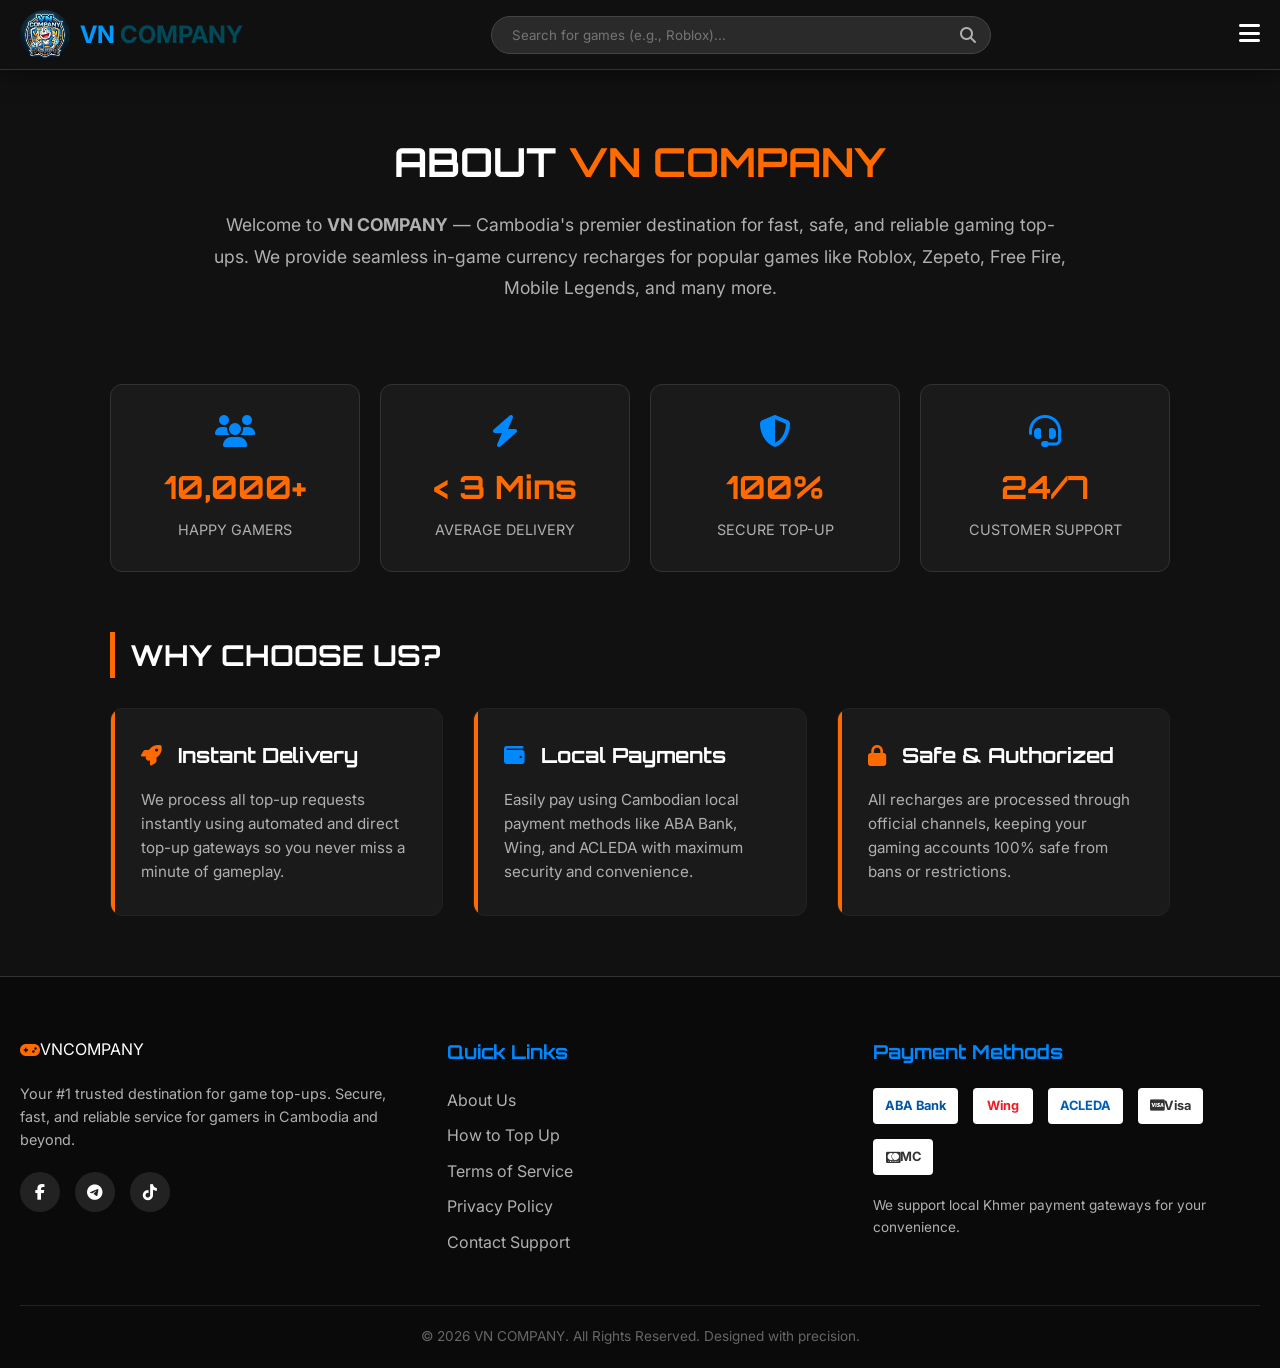
<file: about.html>
<!DOCTYPE html>
<html lang="en">
<head>
    <meta charset="UTF-8">
    <meta name="viewport" content="width=device-width, initial-scale=1.0">
    <title>About Us - VN COMPANY</title>
    <link rel="icon" type="image/png" href="image/vn_company_logo.svg">
    <meta name="description" content="Buy game credits instantly with secure payment and best prices.">
    <link rel="preconnect" href="https://fonts.googleapis.com">
    <link rel="preconnect" href="https://fonts.gstatic.com" crossorigin>
    <link href="https://fonts.googleapis.com/css2?family=Inter:wght@400;500;600&family=Orbitron:wght@500;700;900&display=swap" rel="stylesheet">
    
    <link rel="stylesheet" href="https://cdnjs.cloudflare.com/ajax/libs/font-awesome/6.4.0/css/all.min.css">
    <link rel="stylesheet" href="styleHome.css">

    <style>
        /* Extra styles specifically for About Us section */
        .about-hero {
            text-align: center;
            padding: 60px 20px 40px;
            max-width: 900px;
            margin: 0 auto;
        }

        .about-hero h1 {
            font-family: var(--font-tech);
            font-size: 2.5rem;
            color: var(--text-main);
            margin-bottom: 15px;
            text-transform: uppercase;
        }

        .about-hero h1 span {
            color: var(--accent-orange);
        }

        .about-hero p {
            color: var(--text-muted);
            font-size: 1.1rem;
            line-height: 1.8;
        }

        .stats-grid {
            display: grid;
            grid-template-columns: repeat(auto-fit, minmax(200px, 1fr));
            gap: 20px;
            max-width: 1100px;
            margin: 40px auto;
            padding: 0 20px;
        }

        .stat-card {
            background: var(--card-bg);
            border: 1px solid #333;
            border-radius: 12px;
            padding: 30px 20px;
            text-align: center;
            transition: var(--transition);
        }

        .stat-card:hover {
            border-color: var(--accent-blue);
            transform: translateY(-5px);
        }

        .stat-card i {
            font-size: 2rem;
            color: var(--accent-blue);
            margin-bottom: 15px;
        }

        .stat-card .number {
            font-family: var(--font-tech);
            font-size: 2rem;
            font-weight: bold;
            color: var(--accent-orange);
            margin-bottom: 5px;
        }

        .stat-card .label {
            color: var(--text-muted);
            font-size: 0.9rem;
            text-transform: uppercase;
        }

        .features-section {
            max-width: 1100px;
            margin: 60px auto;
            padding: 0 20px;
        }

        .features-grid {
            display: grid;
            grid-template-columns: repeat(auto-fit, minmax(300px, 1fr));
            gap: 30px;
            margin-top: 30px;
        }

        .feature-box {
            background: var(--card-bg);
            border: 1px solid #222;
            padding: 30px;
            border-radius: 12px;
            position: relative;
            overflow: hidden;
        }

        .feature-box::before {
            content: '';
            position: absolute;
            top: 0;
            left: 0;
            width: 4px;
            height: 100%;
            background: var(--accent-orange);
        }

        .feature-box h3 {
            font-family: var(--font-tech);
            font-size: 1.3rem;
            margin-bottom: 15px;
            color: var(--text-main);
        }

        .feature-box p {
            color: var(--text-muted);
            font-size: 0.95rem;
            line-height: 1.6;
        }

        @media (max-width: 768px) {
            .about-hero h1 {
                font-size: 1.8rem;
            }
        }
    </style>
</head>
<body>

    <!-- Header -->
    <header>
        <div class="logo">
            <a href="index.html" style="display: inline-flex; align-items: center; gap: 10px; text-decoration: none;">
                <img src="image/vn_company_logo.svg" alt="VN COMPANY Logo" style="width: 50px; height: auto; border-radius: 50%; object-fit: contain;">
                <span style="color: #0099ff; font-weight: bold; font-size: 1.5rem; line-height: 1;">VN <span style="color: #004a58;">COMPANY</span></span>
            </a>
        </div>

        <!-- Desktop Search -->
        <div class="search-container">
            <input type="text" id="searchInput" class="search-input" placeholder="Search for games (e.g., Roblox)...">
            <i class="fa-solid fa-magnifying-glass search-icon"></i>
        </div>

        <div class="nav-actions">
            <i class="fa-solid fa-magnifying-glass mobile-search-trigger" id="mobileSearchBtn" style="display:none;"></i>
            <div class="hamburger" id="hamburgerBtn">
                <i class="fa-solid fa-bars"></i>
            </div>
        </div>
    </header>

    <!-- Mobile Menu -->
    <div class="mobile-menu" id="mobileMenu">
        <a href="index.html">Home</a>
        <a href="index.html#games">All Games</a>
        <a href="https://t.me/vncompany1">Channel Telegram</a>
        <a href="https://t.me/deavanna1">Support</a>
    </div>

    <main style="margin-top: 70px;">
        <!-- Hero Section -->
        <section class="about-hero">
            <h1>About <span>VN COMPANY</span></h1>
            <p>
                Welcome to <strong>VN COMPANY</strong> — Cambodia's premier destination for fast, safe, and reliable gaming top-ups. We provide seamless in-game currency recharges for popular games like Roblox, Zepeto, Free Fire, Mobile Legends, and many more.
            </p>
        </section>

        <!-- Stats Counter Section -->
        <section class="stats-grid">
            <div class="stat-card">
                <i class="fa-solid fa-users"></i>
                <div class="number">10,000+</div>
                <div class="label">Happy Gamers</div>
            </div>
            <div class="stat-card">
                <i class="fa-solid fa-bolt"></i>
                <div class="number">&lt; 3 Mins</div>
                <div class="label">Average Delivery</div>
            </div>
            <div class="stat-card">
                <i class="fa-solid fa-shield-halved"></i>
                <div class="number">100%</div>
                <div class="label">Secure Top-Up</div>
            </div>
            <div class="stat-card">
                <i class="fa-solid fa-headset"></i>
                <div class="number">24/7</div>
                <div class="label">Customer Support</div>
            </div>
        </section>

        <!-- Mission & Values -->
        <section class="features-section">
            <div class="section-header">
                <h2 class="section-title">Why Choose Us?</h2>
            </div>
            <div class="features-grid">
                <div class="feature-box">
                    <h3><i class="fa-solid fa-rocket" style="color: var(--accent-orange); margin-right: 10px;"></i> Instant Delivery</h3>
                    <p>We process all top-up requests instantly using automated and direct top-up gateways so you never miss a minute of gameplay.</p>
                </div>
                <div class="feature-box">
                    <h3><i class="fa-solid fa-wallet" style="color: var(--accent-blue); margin-right: 10px;"></i> Local Payments</h3>
                    <p>Easily pay using Cambodian local payment methods like ABA Bank, Wing, and ACLEDA with maximum security and convenience.</p>
                </div>
                <div class="feature-box">
                    <h3><i class="fa-solid fa-lock" style="color: var(--accent-orange); margin-right: 10px;"></i> Safe & Authorized</h3>
                    <p>All recharges are processed through official channels, keeping your gaming accounts 100% safe from bans or restrictions.</p>
                </div>
            </div>
        </section>
    </main>

    <!-- Footer -->
    <footer>
        <div class="footer-content">
            <div class="footer-col">
                <div class="logo" style="margin-bottom: 20px;">
                    <i class="fa-solid fa-gamepad" style="color: var(--accent-orange);"></i>
                    VN <span>COMPANY</span>
                </div>
                <p style="color: var(--text-muted); font-size: 0.9rem;">
                    Your #1 trusted destination for game top-ups. Secure, fast, and reliable service for gamers in Cambodia and beyond.
                </p>
                <div class="social-icons" style="margin-top: 20px;">
                    <a href="https://facebook.com/deavanna1" class="social-btn"><i class="fa-brands fa-facebook-f"></i></a>
                    <a href="https://t.me/deavanna1" class="social-btn"><i class="fa-brands fa-telegram"></i></a>
                    <a href="https://tiktok.com/@ismee_v1" class="social-btn"><i class="fa-brands fa-tiktok"></i></a>
                </div>
            </div>

            <div class="footer-col">
                <h3>Quick Links</h3>
                <ul class="footer-links">
                    <li><a href="about.html">About Us</a></li>
                    <li><a href="how-to-top-up.html">How to Top Up</a></li>
                    <li><a href="terms-of-service.html">Terms of Service</a></li>
                    <li><a href="privacy-policy.html">Privacy Policy</a></li>
                    <li><a href="contact-support.html">Contact Support</a></li>
                </ul>
            </div>

            <div class="footer-col">
                <h3>Payment Methods</h3>
                <div class="payment-methods">
                    <div class="payment-icon pay-aba">ABA Bank</div>
                    <div class="payment-icon pay-wing">Wing</div>
                    <div class="payment-icon pay-acleda">ACLEDA</div>
                    <div class="payment-icon"><i class="fa-brands fa-cc-visa"></i> Visa</div>
                    <div class="payment-icon"><i class="fa-brands fa-cc-mastercard"></i> MC</div>
                </div>
                <p style="margin-top: 20px; color: var(--text-muted); font-size: 0.85rem;">
                    We support local Khmer payment gateways for your convenience.
                </p>
            </div>
        </div>
        <div class="footer-bottom">
            &copy; 2026 VN COMPANY. All Rights Reserved. Designed with precision.
        </div>
    </footer>

    <!-- JavaScript -->
    <script>
        document.addEventListener('DOMContentLoaded', () => {
            const hamburgerBtn = document.getElementById('hamburgerBtn');
            const mobileMenu = document.getElementById('mobileMenu');
            
            hamburgerBtn.addEventListener('click', () => {
                mobileMenu.classList.toggle('active');
                const icon = hamburgerBtn.querySelector('i');
                if (mobileMenu.classList.contains('active')) {
                    icon.classList.remove('fa-bars');
                    icon.classList.add('fa-xmark');
                } else {
                    icon.classList.remove('fa-xmark');
                    icon.classList.add('fa-bars');
                }
            });
        });
    </script>
</body>
</html>
</file>
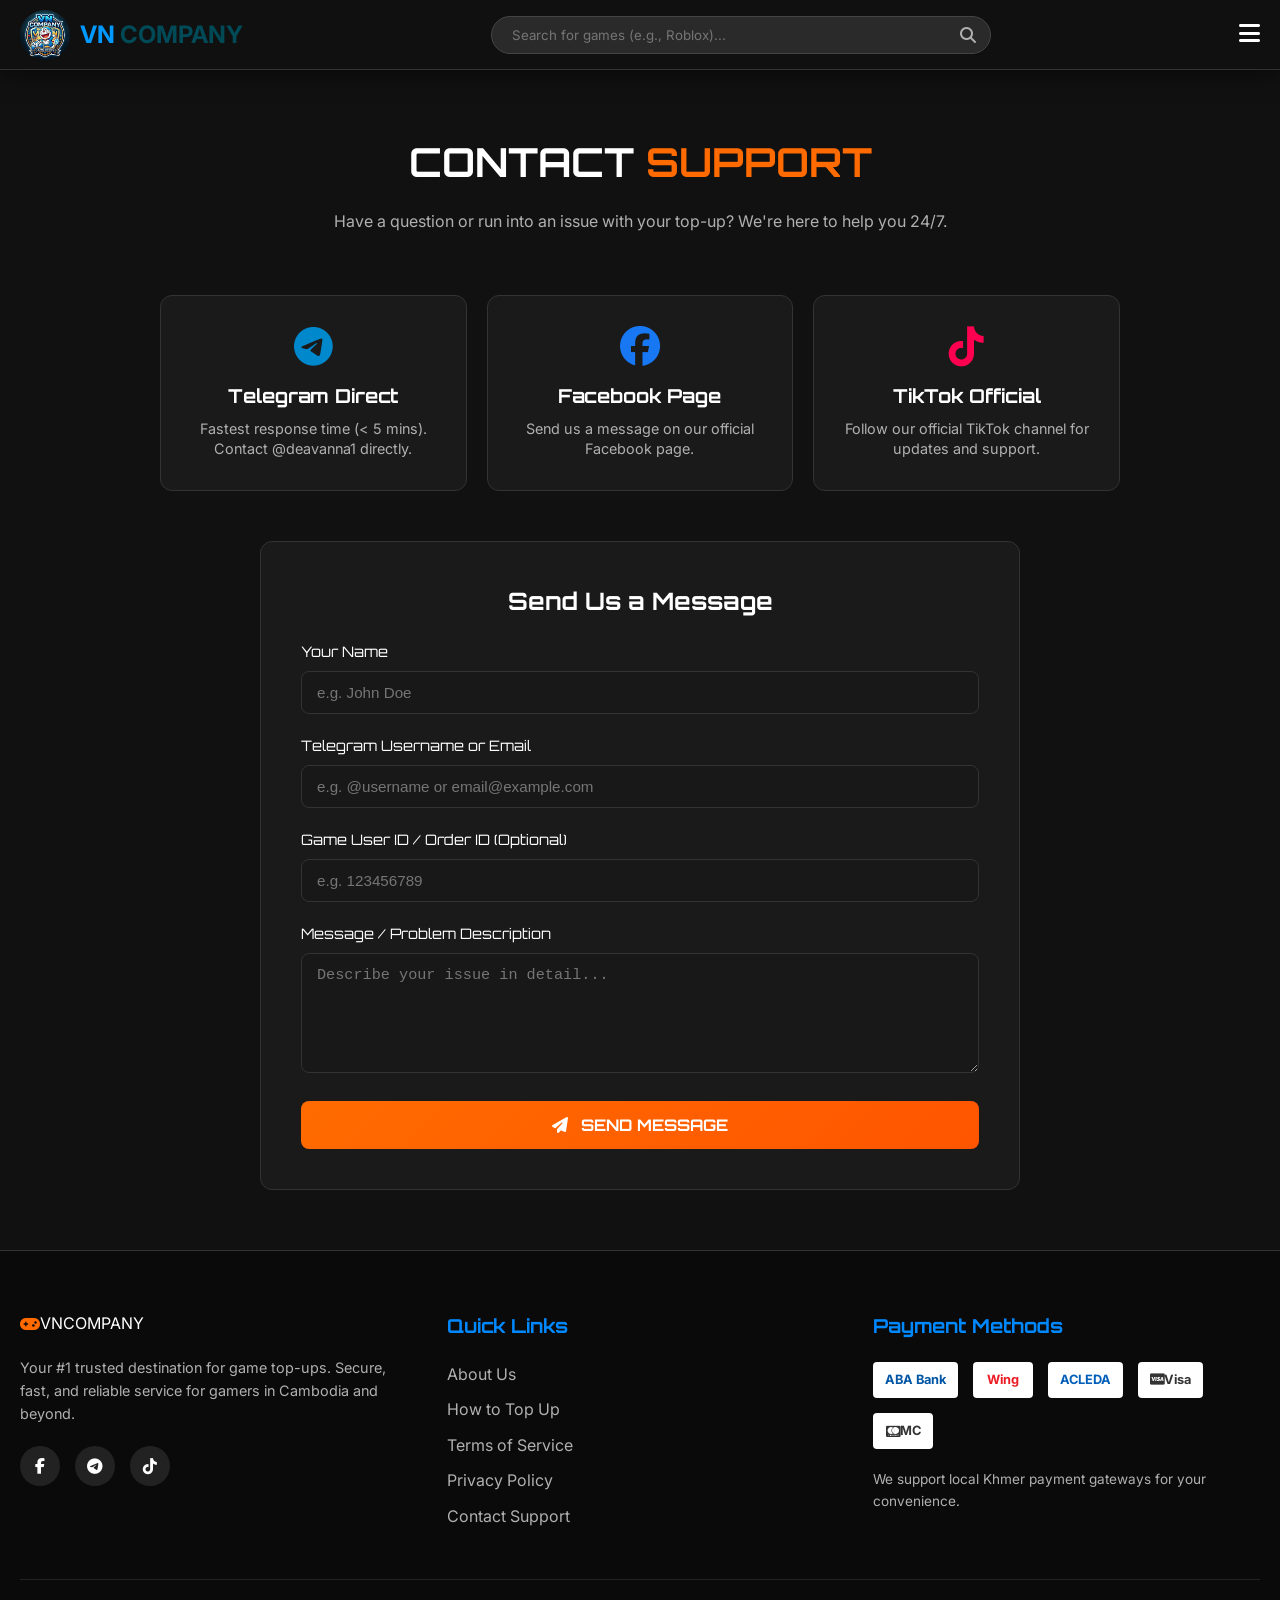
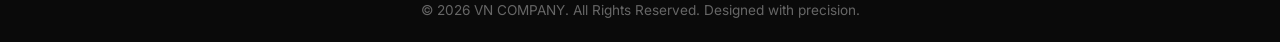
<file: contact-support.html>
<!DOCTYPE html>
<html lang="en">
<head>
    <meta charset="UTF-8">
    <meta name="viewport" content="width=device-width, initial-scale=1.0">
    <title>Contact Support - VN COMPANY</title>
    <link rel="icon" type="image/png" href="image/vn_company_logo.svg">
    <meta name="description" content="Buy game credits instantly with secure payment and best prices.">
    <link rel="preconnect" href="https://fonts.googleapis.com">
    <link rel="preconnect" href="https://fonts.gstatic.com" crossorigin>
    <link href="https://fonts.googleapis.com/css2?family=Inter:wght@400;500;600&family=Orbitron:wght@500;700;900&display=swap" rel="stylesheet">
    
    <link rel="stylesheet" href="https://cdnjs.cloudflare.com/ajax/libs/font-awesome/6.4.0/css/all.min.css">
    <link rel="stylesheet" href="styleHome.css">

    <style>
        .page-header {
            text-align: center;
            padding: 60px 20px 30px;
            max-width: 900px;
            margin: 0 auto;
        }

        .page-header h1 {
            font-family: var(--font-tech);
            font-size: 2.5rem;
            color: var(--text-main);
            margin-bottom: 15px;
            text-transform: uppercase;
        }

        .page-header h1 span {
            color: var(--accent-orange);
        }

        .page-header p {
            color: var(--text-muted);
            font-size: 1rem;
        }

        /* Support Options Grid */
        .support-channels {
            display: grid;
            grid-template-columns: repeat(auto-fit, minmax(260px, 1fr));
            gap: 20px;
            max-width: 1000px;
            margin: 30px auto 50px;
            padding: 0 20px;
        }

        .channel-card {
            background: var(--card-bg);
            border: 1px solid #333;
            border-radius: 12px;
            padding: 30px 20px;
            text-align: center;
            text-decoration: none;
            transition: var(--transition);
            display: flex;
            flex-direction: column;
            align-items: center;
        }

        .channel-card:hover {
            border-color: var(--accent-blue);
            transform: translateY(-5px);
            box-shadow: 0 10px 20px rgba(0, 153, 255, 0.15);
        }

        .channel-card i {
            font-size: 2.5rem;
            margin-bottom: 15px;
        }

        .channel-card.telegram i { color: #0088cc; }
        .channel-card.facebook i { color: #1877f2; }
        .channel-card.tiktok i { color: #ff0050; }

        .channel-card h3 {
            font-family: var(--font-tech);
            font-size: 1.2rem;
            color: var(--text-main);
            margin-bottom: 8px;
        }

        .channel-card p {
            color: var(--text-muted);
            font-size: 0.9rem;
            line-height: 1.4;
        }

        /* Form Container */
        .contact-container {
            max-width: 800px;
            margin: 0 auto 60px;
            padding: 0 20px;
        }

        .contact-card {
            background: var(--card-bg);
            border: 1px solid #333;
            border-radius: 12px;
            padding: 40px;
        }

        .contact-card h2 {
            font-family: var(--font-tech);
            color: var(--text-main);
            font-size: 1.5rem;
            margin-bottom: 20px;
            text-align: center;
        }

        .form-group {
            margin-bottom: 20px;
        }

        .form-group label {
            display: block;
            color: var(--text-main);
            font-size: 0.9rem;
            margin-bottom: 8px;
            font-family: var(--font-tech);
        }

        .form-control {
            width: 100%;
            padding: 12px 15px;
            background: #181818;
            border: 1px solid #333;
            border-radius: 8px;
            color: white;
            font-size: 0.95rem;
            outline: none;
            transition: var(--transition);
        }

        .form-control:focus {
            border-color: var(--accent-blue);
            box-shadow: 0 0 10px rgba(0, 153, 255, 0.2);
        }

        textarea.form-control {
            resize: vertical;
            min-height: 120px;
        }

        .submit-btn {
            width: 100%;
            padding: 14px;
            background: linear-gradient(135deg, var(--accent-orange) 0%, #ff5500 100%);
            border: none;
            border-radius: 8px;
            color: white;
            font-family: var(--font-tech);
            font-size: 1rem;
            font-weight: bold;
            cursor: pointer;
            transition: var(--transition);
            text-transform: uppercase;
        }

        .submit-btn:hover {
            transform: translateY(-2px);
            box-shadow: 0 5px 15px rgba(255, 102, 0, 0.3);
        }

        @media (max-width: 768px) {
            .page-header h1 {
                font-size: 1.8rem;
            }

            .contact-card {
                padding: 25px 20px;
            }
        }
    </style>
</head>
<body>

    <!-- Header -->
    <header>
        <div class="logo">
            <a href="index.html" style="display: inline-flex; align-items: center; gap: 10px; text-decoration: none;">
                <img src="image/vn_company_logo.svg" alt="VN COMPANY Logo" style="width: 50px; height: auto; border-radius: 50%; object-fit: contain;">
                <span style="color: #0099ff; font-weight: bold; font-size: 1.5rem; line-height: 1;">VN <span style="color: #004a58;">COMPANY</span></span>
            </a>
        </div>

        <!-- Desktop Search -->
        <div class="search-container">
            <input type="text" id="searchInput" class="search-input" placeholder="Search for games (e.g., Roblox)...">
            <i class="fa-solid fa-magnifying-glass search-icon"></i>
        </div>

        <div class="nav-actions">
            <i class="fa-solid fa-magnifying-glass mobile-search-trigger" id="mobileSearchBtn" style="display:none;"></i>
            <div class="hamburger" id="hamburgerBtn">
                <i class="fa-solid fa-bars"></i>
            </div>
        </div>
    </header>

    <!-- Mobile Menu -->
    <div class="mobile-menu" id="mobileMenu">
        <a href="index.html">Home</a>
        <a href="index.html#games">All Games</a>
        <a href="https://t.me/vncompany1">Channel Telegram</a>
        <a href="https://t.me/deavanna1">Support</a>
    </div>

    <main style="margin-top: 70px;">
        <!-- Header -->
        <section class="page-header">
            <h1>Contact <span>Support</span></h1>
            <p>Have a question or run into an issue with your top-up? We're here to help you 24/7.</p>
        </section>

        <!-- Direct Support Channels -->
        <section class="support-channels">
            <a href="https://t.me/deavanna1" target="_blank" class="channel-card telegram">
                <i class="fa-brands fa-telegram"></i>
                <h3>Telegram Direct</h3>
                <p>Fastest response time (< 5 mins). Contact @deavanna1 directly.</p>
            </a>

            <a href="https://facebook.com/deavanna1" target="_blank" class="channel-card facebook">
                <i class="fa-brands fa-facebook"></i>
                <h3>Facebook Page</h3>
                <p>Send us a message on our official Facebook page.</p>
            </a>

            <a href="https://tiktok.com/@ismee_v1" target="_blank" class="channel-card tiktok">
                <i class="fa-brands fa-tiktok"></i>
                <h3>TikTok Official</h3>
                <p>Follow our official TikTok channel for updates and support.</p>
            </a>
        </section>

        <!-- Contact Form -->
        <section class="contact-container">
            <div class="contact-card">
                <h2>Send Us a Message</h2>
                <form id="supportForm" onsubmit="handleFormSubmit(event)">
                    <div class="form-group">
                        <label for="fullName">Your Name</label>
                        <input type="text" id="fullName" class="form-control" placeholder="e.g. John Doe" required>
                    </div>

                    <div class="form-group">
                        <label for="contactInfo">Telegram Username or Email</label>
                        <input type="text" id="contactInfo" class="form-control" placeholder="e.g. @username or email@example.com" required>
                    </div>

                    <div class="form-group">
                        <label for="orderId">Game User ID / Order ID (Optional)</label>
                        <input type="text" id="orderId" class="form-control" placeholder="e.g. 123456789">
                    </div>

                    <div class="form-group">
                        <label for="message">Message / Problem Description</label>
                        <textarea id="message" class="form-control" placeholder="Describe your issue in detail..." required></textarea>
                    </div>

                    <button type="submit" class="submit-btn"><i class="fa-solid fa-paper-plane" style="margin-right: 8px;"></i> Send Message</button>
                </form>
            </div>
        </section>
    </main>

    <!-- Footer -->
    <footer>
        <div class="footer-content">
            <div class="footer-col">
                <div class="logo" style="margin-bottom: 20px;">
                    <i class="fa-solid fa-gamepad" style="color: var(--accent-orange);"></i>
                    VN <span>COMPANY</span>
                </div>
                <p style="color: var(--text-muted); font-size: 0.9rem;">
                    Your #1 trusted destination for game top-ups. Secure, fast, and reliable service for gamers in Cambodia and beyond.
                </p>
                <div class="social-icons" style="margin-top: 20px;">
                    <a href="https://facebook.com/deavanna1" class="social-btn"><i class="fa-brands fa-facebook-f"></i></a>
                    <a href="https://t.me/deavanna1" class="social-btn"><i class="fa-brands fa-telegram"></i></a>
                    <a href="https://tiktok.com/@ismee_v1" class="social-btn"><i class="fa-brands fa-tiktok"></i></a>
                </div>
            </div>

            <div class="footer-col">
                <h3>Quick Links</h3>
                <ul class="footer-links">
                    <li><a href="about.html">About Us</a></li>
                    <li><a href="how-to-top-up.html">How to Top Up</a></li>
                    <li><a href="terms-of-service.html">Terms of Service</a></li>
                    <li><a href="privacy-policy.html">Privacy Policy</a></li>
                    <li><a href="contact-support.html">Contact Support</a></li>
                </ul>
            </div>

            <div class="footer-col">
                <h3>Payment Methods</h3>
                <div class="payment-methods">
                    <div class="payment-icon pay-aba">ABA Bank</div>
                    <div class="payment-icon pay-wing">Wing</div>
                    <div class="payment-icon pay-acleda">ACLEDA</div>
                    <div class="payment-icon"><i class="fa-brands fa-cc-visa"></i> Visa</div>
                    <div class="payment-icon"><i class="fa-brands fa-cc-mastercard"></i> MC</div>
                </div>
                <p style="margin-top: 20px; color: var(--text-muted); font-size: 0.85rem;">
                    We support local Khmer payment gateways for your convenience.
                </p>
            </div>
        </div>
        <div class="footer-bottom">
            &copy; 2026 VN COMPANY. All Rights Reserved. Designed with precision.
        </div>
    </footer>

    <!-- JavaScript -->
    <script>
    // Mobile Menu Toggle
    document.addEventListener('DOMContentLoaded', () => {
        const hamburgerBtn = document.getElementById('hamburgerBtn');
        const mobileMenu = document.getElementById('mobileMenu');
        
        hamburgerBtn.addEventListener('click', () => {
            mobileMenu.classList.toggle('active');
            const icon = hamburgerBtn.querySelector('i');
            if (mobileMenu.classList.contains('active')) {
                icon.classList.remove('fa-bars');
                icon.classList.add('fa-xmark');
            } else {
                icon.classList.remove('fa-xmark');
                icon.classList.add('fa-bars');
            }
        });
    });

    // Telegram Bot Integration
    const TELEGRAM_BOT_TOKEN = "8423772041:AAEm0EpSsofE3oXLD530hh4iXajETWD9swA"; // Insert your Bot Token from @BotFather
    const TELEGRAM_CHAT_ID = "6953887858";     // Insert your Chat ID from @userinfobot

    async function handleFormSubmit(e) {
        e.preventDefault();

        const submitBtn = document.querySelector('.submit-btn');
        const originalBtnText = submitBtn.innerHTML;

        // Extract form values
        const fullName = document.getElementById('fullName').value.trim();
        const contactInfo = document.getElementById('contactInfo').value.trim();
        const orderId = document.getElementById('orderId').value.trim() || 'Not Provided';
        const message = document.getElementById('message').value.trim();

        // Format message with Markdown for Telegram
        const telegramMessage = `
📩 *NEW SUPPORT MESSAGE*
━━━━━━━━━━━━━━━━━━
👤 *Name:* ${fullName}
📞 *Contact:* ${contactInfo}
🆔 *Order / Game ID:* ${orderId}
💬 *Message:*
${message}
━━━━━━━━━━━━━━━━━━
🌐 *Source:* VN COMPANY Support Form
        `;

        // Update button state while sending
        submitBtn.disabled = true;
        submitBtn.innerHTML = '<i class="fa-solid fa-spinner fa-spin"></i> Sending...';

        try {
            const response = await fetch(`https://api.telegram.org/bot${TELEGRAM_BOT_TOKEN}/sendMessage`, {
                method: 'POST',
                headers: {
                    'Content-Type': 'application/json'
                },
                body: JSON.stringify({
                    chat_id: TELEGRAM_CHAT_ID,
                    text: telegramMessage,
                    parse_mode: 'Markdown'
                })
            });

            const result = await response.json();

            if (result.ok) {
                alert("✅ Message sent successfully! Our team will contact you shortly.");
                document.getElementById('supportForm').reset();
            } else {
                alert("❌ Failed to send message. Please reach out to us directly on Telegram @deavanna1.");
                console.error("Telegram API Error:", result);
            }
        } catch (error) {
            alert("❌ Network error. Please check your connection or contact @deavanna1 on Telegram.");
            console.error("Fetch Error:", error);
        } finally {
            submitBtn.disabled = false;
            submitBtn.innerHTML = originalBtnText;
        }
    }
</script>
</body>
</html>
</file>
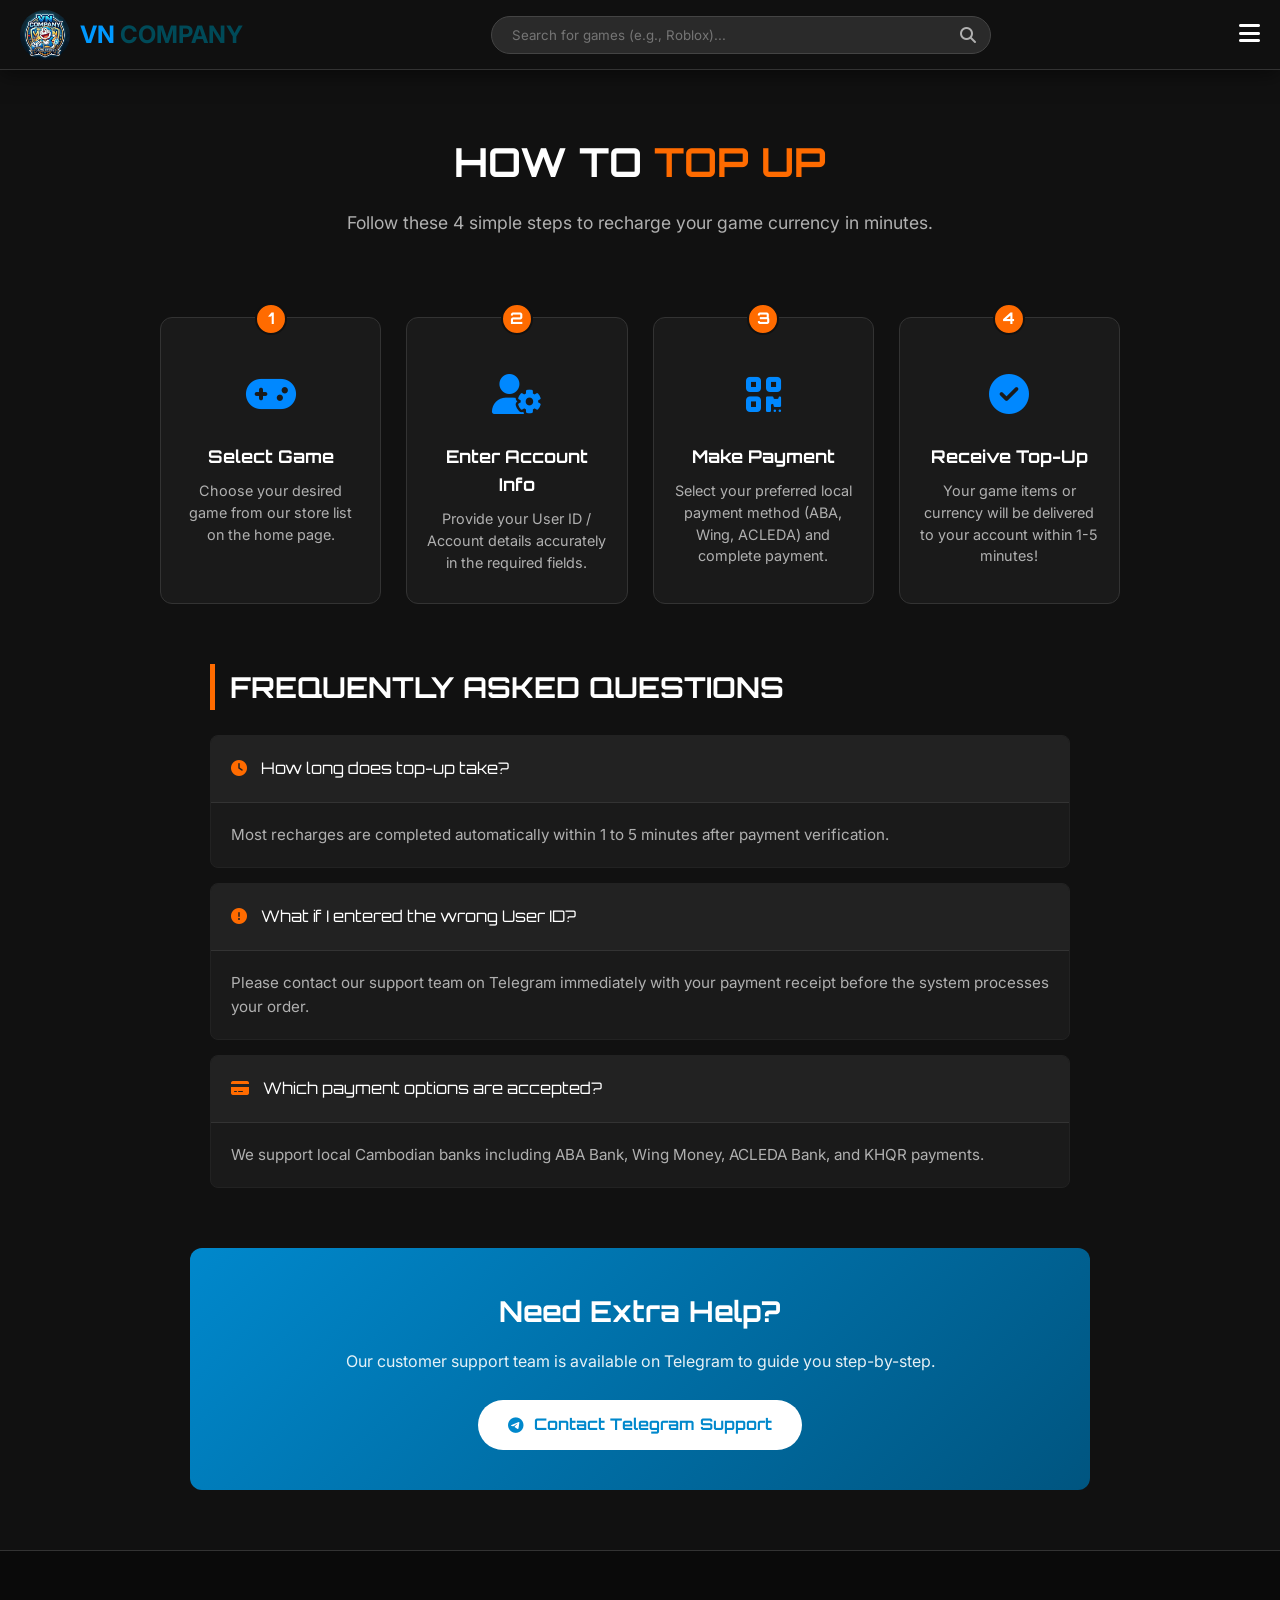
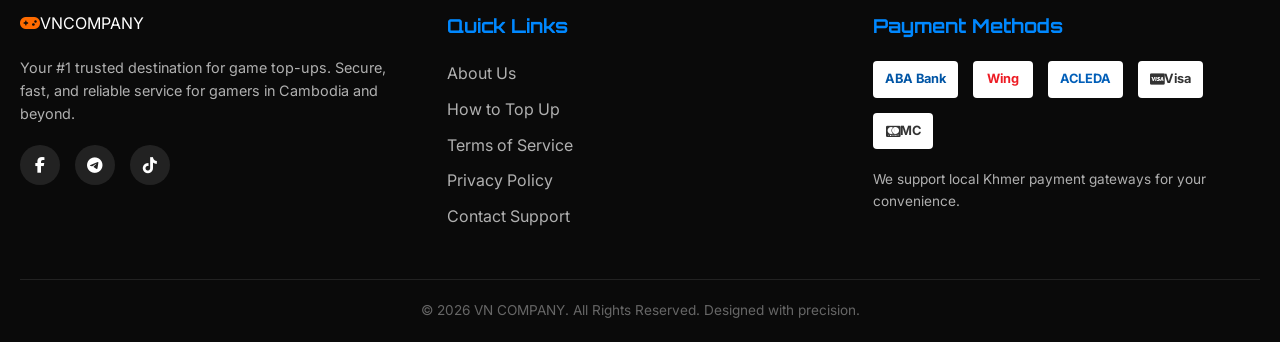
<file: how-to-top-up.html>
<!DOCTYPE html>
<html lang="en">
<head>
    <meta charset="UTF-8">
    <meta name="viewport" content="width=device-width, initial-scale=1.0">
    <title>How to Top Up - VN COMPANY</title>
    <link rel="icon" type="image/png" href="image/vn_company_logo.svg">
    <meta name="description" content="Buy game credits instantly with secure payment and best prices.">
    <link rel="preconnect" href="https://fonts.googleapis.com">
    <link rel="preconnect" href="https://fonts.gstatic.com" crossorigin>
    <link href="https://fonts.googleapis.com/css2?family=Inter:wght@400;500;600&family=Orbitron:wght@500;700;900&display=swap" rel="stylesheet">
    
    <link rel="stylesheet" href="https://cdnjs.cloudflare.com/ajax/libs/font-awesome/6.4.0/css/all.min.css">
    <link rel="stylesheet" href="styleHome.css">

    <style>
        .page-header {
            text-align: center;
            padding: 60px 20px 40px;
            max-width: 900px;
            margin: 0 auto;
        }

        .page-header h1 {
            font-family: var(--font-tech);
            font-size: 2.5rem;
            color: var(--text-main);
            margin-bottom: 15px;
            text-transform: uppercase;
        }

        .page-header h1 span {
            color: var(--accent-orange);
        }

        .page-header p {
            color: var(--text-muted);
            font-size: 1.1rem;
        }

        /* Step Timeline Styling */
        .steps-container {
            max-width: 1000px;
            margin: 40px auto 60px;
            padding: 0 20px;
            display: grid;
            grid-template-columns: repeat(auto-fit, minmax(220px, 1fr));
            gap: 25px;
        }

        .step-card {
            background: var(--card-bg);
            border: 1px solid #333;
            border-radius: 12px;
            padding: 30px 20px;
            position: relative;
            text-align: center;
            transition: var(--transition);
        }

        .step-card:hover {
            border-color: var(--accent-blue);
            transform: translateY(-5px);
            box-shadow: 0 10px 25px rgba(0, 136, 255, 0.15);
        }

        .step-number {
            position: absolute;
            top: -15px;
            left: 50%;
            transform: translateX(-50%);
            background: var(--accent-orange);
            color: white;
            font-family: var(--font-tech);
            font-weight: bold;
            width: 32px;
            height: 32px;
            border-radius: 50%;
            display: flex;
            align-items: center;
            justify-content: center;
            border: 2px solid var(--bg-color);
        }

        .step-icon {
            font-size: 2.5rem;
            color: var(--accent-blue);
            margin: 15px 0;
        }

        .step-card h3 {
            font-family: var(--font-tech);
            font-size: 1.1rem;
            margin-bottom: 10px;
            color: var(--text-main);
        }

        .step-card p {
            color: var(--text-muted);
            font-size: 0.9rem;
            line-height: 1.5;
        }

        /* FAQ Section */
        .faq-section {
            max-width: 900px;
            margin: 60px auto;
            padding: 0 20px;
        }

        .faq-item {
            background: var(--card-bg);
            border: 1px solid #222;
            border-radius: 8px;
            margin-bottom: 15px;
            overflow: hidden;
        }

        .faq-question {
            padding: 20px;
            font-family: var(--font-tech);
            font-size: 1rem;
            color: var(--text-main);
            cursor: pointer;
            display: flex;
            justify-content: space-between;
            align-items: center;
            background: #222;
        }

        .faq-answer {
            padding: 20px;
            color: var(--text-muted);
            font-size: 0.95rem;
            line-height: 1.6;
            border-top: 1px solid #333;
        }

        /* Telegram Support Box */
        .support-cta {
            background: linear-gradient(135deg, #0088cc 0%, #005580 100%);
            border-radius: 12px;
            max-width: 900px;
            margin: 60px auto;
            padding: 40px 20px;
            text-align: center;
            color: white;
        }

        .support-cta h2 {
            font-family: var(--font-tech);
            margin-bottom: 15px;
            font-size: 1.8rem;
        }

        .support-cta p {
            margin-bottom: 25px;
            font-size: 1rem;
            opacity: 0.9;
        }

        .cta-btn {
            display: inline-flex;
            align-items: center;
            gap: 10px;
            background: white;
            color: #0088cc;
            padding: 12px 30px;
            border-radius: 50px;
            font-family: var(--font-tech);
            font-weight: bold;
            text-decoration: none;
            transition: var(--transition);
        }

        .cta-btn:hover {
            transform: scale(1.05);
            box-shadow: 0 5px 20px rgba(0,0,0,0.3);
        }

        @media (max-width: 768px) {
            .page-header h1 {
                font-size: 1.8rem;
            }
        }
    </style>
</head>
<body>

    <!-- Header -->
    <header>
        <div class="logo">
            <a href="index.html" style="display: inline-flex; align-items: center; gap: 10px; text-decoration: none;">
                <img src="image/vn_company_logo.svg" alt="VN COMPANY Logo" style="width: 50px; height: auto; border-radius: 50%; object-fit: contain;">
                <span style="color: #0099ff; font-weight: bold; font-size: 1.5rem; line-height: 1;">VN <span style="color: #004a58;">COMPANY</span></span>
            </a>
        </div>

        <!-- Desktop Search -->
        <div class="search-container">
            <input type="text" id="searchInput" class="search-input" placeholder="Search for games (e.g., Roblox)...">
            <i class="fa-solid fa-magnifying-glass search-icon"></i>
        </div>

        <div class="nav-actions">
            <i class="fa-solid fa-magnifying-glass mobile-search-trigger" id="mobileSearchBtn" style="display:none;"></i>
            <div class="hamburger" id="hamburgerBtn">
                <i class="fa-solid fa-bars"></i>
            </div>
        </div>
    </header>

    <!-- Mobile Menu -->
    <div class="mobile-menu" id="mobileMenu">
        <a href="index.html">Home</a>
        <a href="index.html#games">All Games</a>
        <a href="https://t.me/vncompany1">Channel Telegram</a>
        <a href="https://t.me/deavanna1">Support</a>
    </div>

    <main style="margin-top: 70px;">
        <!-- Header -->
        <section class="page-header">
            <h1>How to <span>Top Up</span></h1>
            <p>Follow these 4 simple steps to recharge your game currency in minutes.</p>
        </section>

        <!-- Step-by-Step Cards -->
        <section class="steps-container">
            <div class="step-card">
                <div class="step-number">1</div>
                <div class="step-icon"><i class="fa-solid fa-gamepad"></i></div>
                <h3>Select Game</h3>
                <p>Choose your desired game from our store list on the home page.</p>
            </div>

            <div class="step-card">
                <div class="step-number">2</div>
                <div class="step-icon"><i class="fa-solid fa-user-gear"></i></div>
                <h3>Enter Account Info</h3>
                <p>Provide your User ID / Account details accurately in the required fields.</p>
            </div>

            <div class="step-card">
                <div class="step-number">3</div>
                <div class="step-icon"><i class="fa-solid fa-qrcode"></i></div>
                <h3>Make Payment</h3>
                <p>Select your preferred local payment method (ABA, Wing, ACLEDA) and complete payment.</p>
            </div>

            <div class="step-card">
                <div class="step-number">4</div>
                <div class="step-icon"><i class="fa-solid fa-circle-check"></i></div>
                <h3>Receive Top-Up</h3>
                <p>Your game items or currency will be delivered to your account within 1-5 minutes!</p>
            </div>
        </section>

        <!-- FAQ Section -->
        <section class="faq-section">
            <div class="section-header">
                <h2 class="section-title">Frequently Asked Questions</h2>
            </div>

            <div class="faq-item">
                <div class="faq-question">
                    <span><i class="fa-solid fa-clock" style="color: var(--accent-orange); margin-right: 10px;"></i> How long does top-up take?</span>
                </div>
                <div class="faq-answer">
                    Most recharges are completed automatically within 1 to 5 minutes after payment verification.
                </div>
            </div>

            <div class="faq-item">
                <div class="faq-question">
                    <span><i class="fa-solid fa-circle-exclamation" style="color: var(--accent-orange); margin-right: 10px;"></i> What if I entered the wrong User ID?</span>
                </div>
                <div class="faq-answer">
                    Please contact our support team on Telegram immediately with your payment receipt before the system processes your order.
                </div>
            </div>

            <div class="faq-item">
                <div class="faq-question">
                    <span><i class="fa-solid fa-credit-card" style="color: var(--accent-orange); margin-right: 10px;"></i> Which payment options are accepted?</span>
                </div>
                <div class="faq-answer">
                    We support local Cambodian banks including ABA Bank, Wing Money, ACLEDA Bank, and KHQR payments.
                </div>
            </div>
        </section>

        <!-- Contact Support Box -->
        <section class="support-cta">
            <h2>Need Extra Help?</h2>
            <p>Our customer support team is available on Telegram to guide you step-by-step.</p>
            <a href="https://t.me/deavanna1" class="cta-btn" target="_blank">
                <i class="fa-brands fa-telegram"></i> Contact Telegram Support
            </a>
        </section>
    </main>

    <!-- Footer -->
    <footer>
        <div class="footer-content">
            <div class="footer-col">
                <div class="logo" style="margin-bottom: 20px;">
                    <i class="fa-solid fa-gamepad" style="color: var(--accent-orange);"></i>
                    VN <span>COMPANY</span>
                </div>
                <p style="color: var(--text-muted); font-size: 0.9rem;">
                    Your #1 trusted destination for game top-ups. Secure, fast, and reliable service for gamers in Cambodia and beyond.
                </p>
                <div class="social-icons" style="margin-top: 20px;">
                    <a href="https://facebook.com/deavanna1" class="social-btn"><i class="fa-brands fa-facebook-f"></i></a>
                    <a href="https://t.me/deavanna1" class="social-btn"><i class="fa-brands fa-telegram"></i></a>
                    <a href="https://tiktok.com/@ismee_v1" class="social-btn"><i class="fa-brands fa-tiktok"></i></a>
                </div>
            </div>

            <div class="footer-col">
                <h3>Quick Links</h3>
                <ul class="footer-links">
                    <li><a href="about.html">About Us</a></li>
                    <li><a href="how-to-top-up.html">How to Top Up</a></li>
                    <li><a href="terms-of-service.html">Terms of Service</a></li>
                    <li><a href="privacy-policy.html">Privacy Policy</a></li>
                    <li><a href="contact-support.html">Contact Support</a></li>
                </ul>
            </div>

            <div class="footer-col">
                <h3>Payment Methods</h3>
                <div class="payment-methods">
                    <div class="payment-icon pay-aba">ABA Bank</div>
                    <div class="payment-icon pay-wing">Wing</div>
                    <div class="payment-icon pay-acleda">ACLEDA</div>
                    <div class="payment-icon"><i class="fa-brands fa-cc-visa"></i> Visa</div>
                    <div class="payment-icon"><i class="fa-brands fa-cc-mastercard"></i> MC</div>
                </div>
                <p style="margin-top: 20px; color: var(--text-muted); font-size: 0.85rem;">
                    We support local Khmer payment gateways for your convenience.
                </p>
            </div>
        </div>
        <div class="footer-bottom">
            &copy; 2026 VN COMPANY. All Rights Reserved. Designed with precision.
        </div>
    </footer>

    <!-- JavaScript -->
    <script>
        document.addEventListener('DOMContentLoaded', () => {
            const hamburgerBtn = document.getElementById('hamburgerBtn');
            const mobileMenu = document.getElementById('mobileMenu');
            
            hamburgerBtn.addEventListener('click', () => {
                mobileMenu.classList.toggle('active');
                const icon = hamburgerBtn.querySelector('i');
                if (mobileMenu.classList.contains('active')) {
                    icon.classList.remove('fa-bars');
                    icon.classList.add('fa-xmark');
                } else {
                    icon.classList.remove('fa-xmark');
                    icon.classList.add('fa-bars');
                }
            });
        });
    </script>
</body>
</html>
</file>
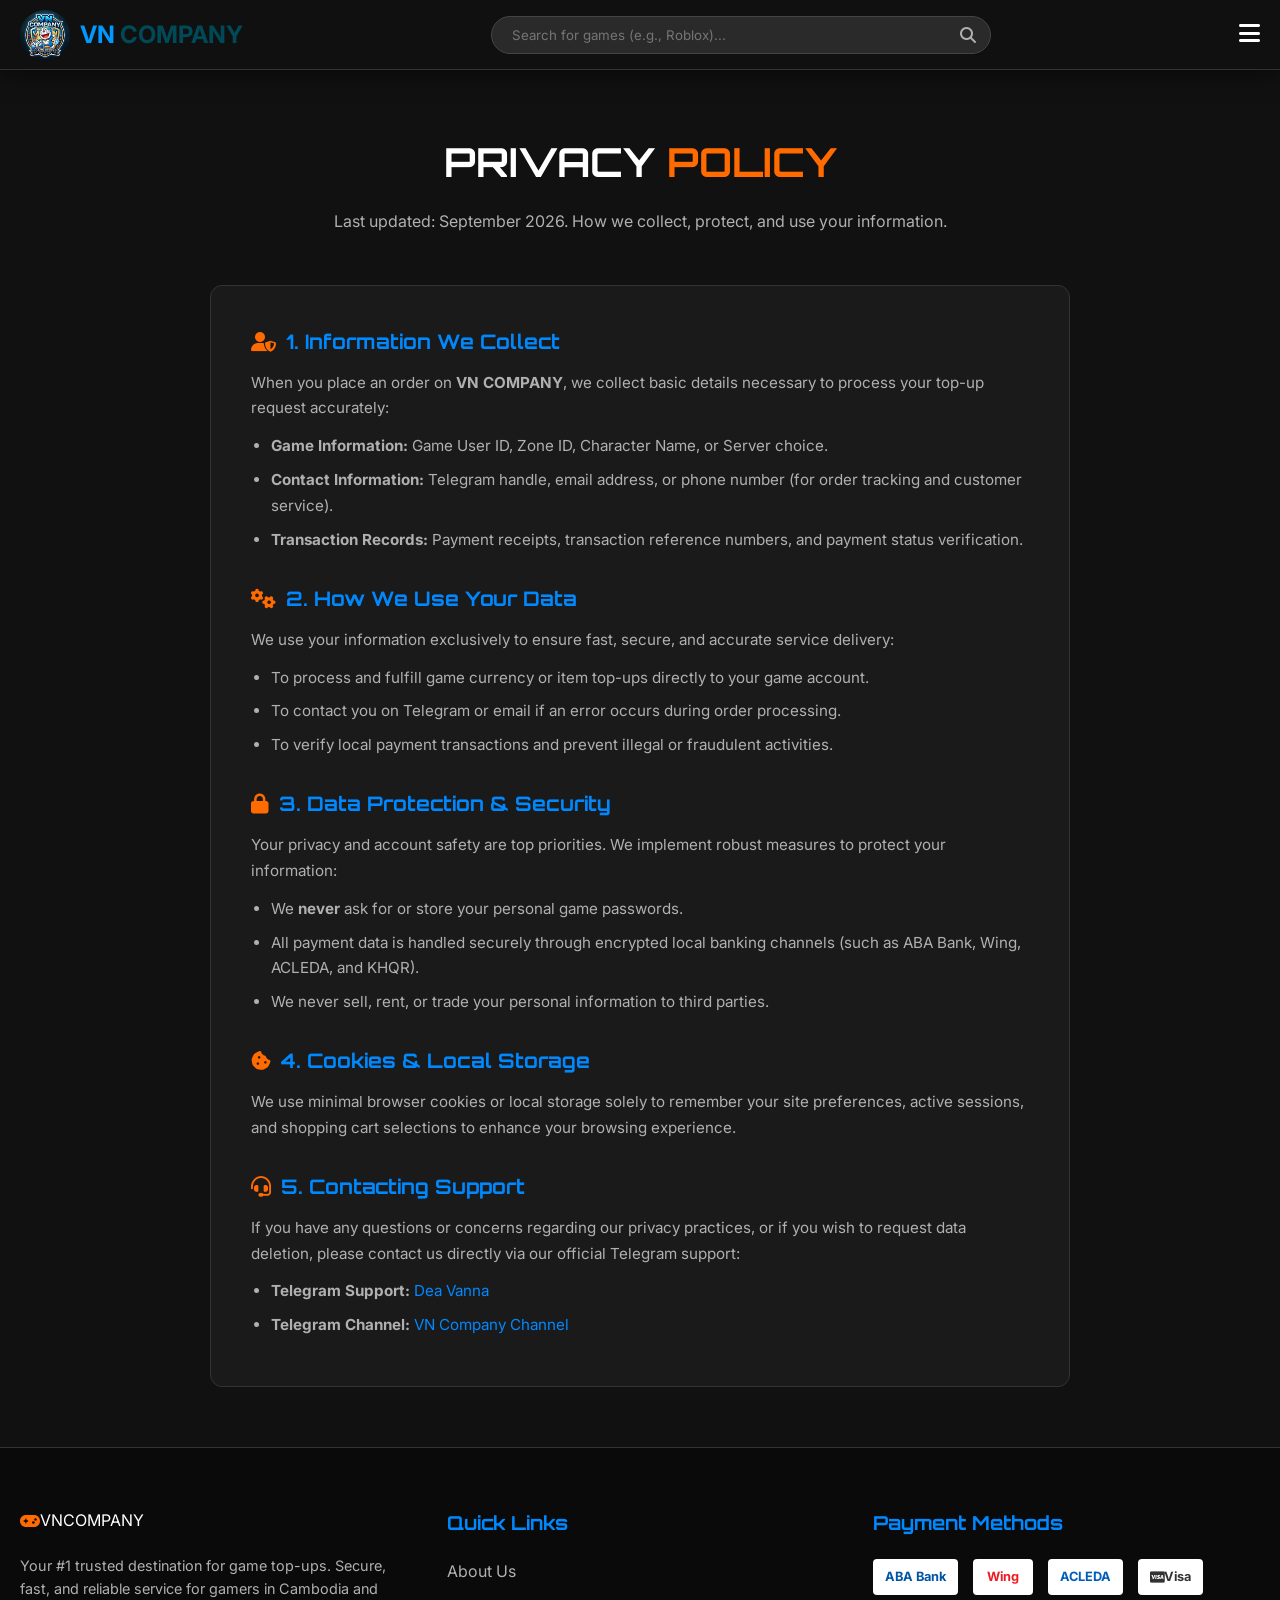
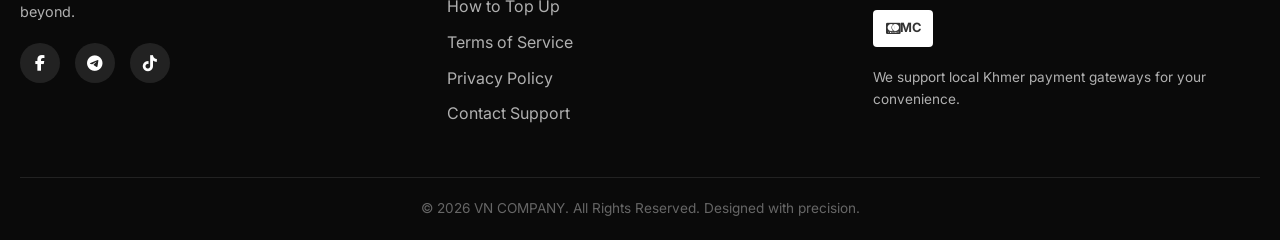
<file: privacy-policy.html>
<!DOCTYPE html>
<html lang="en">
<head>
    <meta charset="UTF-8">
    <meta name="viewport" content="width=device-width, initial-scale=1.0">
    <title>Privacy Policy - VN COMPANY</title>
    <link rel="icon" type="image/png" href="image/vn_company_logo.svg">
    <meta name="description" content="Buy game credits instantly with secure payment and best prices.">
    <link rel="preconnect" href="https://fonts.googleapis.com">
    <link rel="preconnect" href="https://fonts.gstatic.com" crossorigin>
    <link href="https://fonts.googleapis.com/css2?family=Inter:wght@400;500;600&family=Orbitron:wght@500;700;900&display=swap" rel="stylesheet">
    
    <link rel="stylesheet" href="https://cdnjs.cloudflare.com/ajax/libs/font-awesome/6.4.0/css/all.min.css">
    <link rel="stylesheet" href="styleHome.css">

    <style>
        .page-header {
            text-align: center;
            padding: 60px 20px 30px;
            max-width: 900px;
            margin: 0 auto;
        }

        .page-header h1 {
            font-family: var(--font-tech);
            font-size: 2.5rem;
            color: var(--text-main);
            margin-bottom: 15px;
            text-transform: uppercase;
        }

        .page-header h1 span {
            color: var(--accent-orange);
        }

        .page-header p {
            color: var(--text-muted);
            font-size: 1rem;
        }

        .privacy-container {
            max-width: 900px;
            margin: 20px auto 60px;
            padding: 0 20px;
        }

        .privacy-card {
            background: var(--card-bg);
            border: 1px solid #333;
            border-radius: 12px;
            padding: 40px;
            color: var(--text-main);
        }

        .privacy-section {
            margin-bottom: 30px;
        }

        .privacy-section:last-child {
            margin-bottom: 0;
        }

        .privacy-section h2 {
            font-family: var(--font-tech);
            font-size: 1.25rem;
            color: var(--accent-blue);
            margin-bottom: 12px;
            display: flex;
            align-items: center;
            gap: 10px;
        }

        .privacy-section p {
            color: var(--text-muted);
            font-size: 0.95rem;
            line-height: 1.7;
            margin-bottom: 12px;
        }

        .privacy-section ul {
            list-style-type: disc;
            padding-left: 20px;
            color: var(--text-muted);
            font-size: 0.95rem;
            line-height: 1.7;
        }

        .privacy-section ul li {
            margin-bottom: 8px;
        }

        @media (max-width: 768px) {
            .page-header h1 {
                font-size: 1.8rem;
            }

            .privacy-card {
                padding: 25px 20px;
            }
        }
    </style>
</head>
<body>

    <!-- Header -->
    <header>
        <div class="logo">
            <a href="index.html" style="display: inline-flex; align-items: center; gap: 10px; text-decoration: none;">
                <img src="image/vn_company_logo.svg" alt="VN COMPANY Logo" style="width: 50px; height: auto; border-radius: 50%; object-fit: contain;">
                <span style="color: #0099ff; font-weight: bold; font-size: 1.5rem; line-height: 1;">VN <span style="color: #004a58;">COMPANY</span></span>
            </a>
        </div>

        <!-- Desktop Search -->
        <div class="search-container">
            <input type="text" id="searchInput" class="search-input" placeholder="Search for games (e.g., Roblox)...">
            <i class="fa-solid fa-magnifying-glass search-icon"></i>
        </div>

        <div class="nav-actions">
            <i class="fa-solid fa-magnifying-glass mobile-search-trigger" id="mobileSearchBtn" style="display:none;"></i>
            <div class="hamburger" id="hamburgerBtn">
                <i class="fa-solid fa-bars"></i>
            </div>
        </div>
    </header>

    <!-- Mobile Menu -->
    <div class="mobile-menu" id="mobileMenu">
        <a href="index.html">Home</a>
        <a href="index.html#games">All Games</a>
        <a href="https://t.me/vncompany1">Channel Telegram</a>
        <a href="https://t.me/deavanna1">Support</a>
    </div>

    <main style="margin-top: 70px;">
        <!-- Header -->
        <section class="page-header">
            <h1>Privacy <span>Policy</span></h1>
            <p>Last updated: September 2026. How we collect, protect, and use your information.</p>
        </section>

        <!-- Privacy Content Card -->
        <section class="privacy-container">
            <div class="privacy-card">
                
                <div class="privacy-section">
                    <h2><i class="fa-solid fa-user-shield" style="color: var(--accent-orange);"></i> 1. Information We Collect</h2>
                    <p>When you place an order on <strong>VN COMPANY</strong>, we collect basic details necessary to process your top-up request accurately:</p>
                    <ul>
                        <li><strong>Game Information:</strong> Game User ID, Zone ID, Character Name, or Server choice.</li>
                        <li><strong>Contact Information:</strong> Telegram handle, email address, or phone number (for order tracking and customer service).</li>
                        <li><strong>Transaction Records:</strong> Payment receipts, transaction reference numbers, and payment status verification.</li>
                    </ul>
                </div>

                <div class="privacy-section">
                    <h2><i class="fa-solid fa-gears" style="color: var(--accent-orange);"></i> 2. How We Use Your Data</h2>
                    <p>We use your information exclusively to ensure fast, secure, and accurate service delivery:</p>
                    <ul>
                        <li>To process and fulfill game currency or item top-ups directly to your game account.</li>
                        <li>To contact you on Telegram or email if an error occurs during order processing.</li>
                        <li>To verify local payment transactions and prevent illegal or fraudulent activities.</li>
                    </ul>
                </div>

                <div class="privacy-section">
                    <h2><i class="fa-solid fa-lock" style="color: var(--accent-orange);"></i> 3. Data Protection & Security</h2>
                    <p>Your privacy and account safety are top priorities. We implement robust measures to protect your information:</p>
                    <ul>
                        <li>We <strong>never</strong> ask for or store your personal game passwords.</li>
                        <li>All payment data is handled securely through encrypted local banking channels (such as ABA Bank, Wing, ACLEDA, and KHQR).</li>
                        <li>We never sell, rent, or trade your personal information to third parties.</li>
                    </ul>
                </div>

                <div class="privacy-section">
                    <h2><i class="fa-solid fa-cookie-bite" style="color: var(--accent-orange);"></i> 4. Cookies & Local Storage</h2>
                    <p>We use minimal browser cookies or local storage solely to remember your site preferences, active sessions, and shopping cart selections to enhance your browsing experience.</p>
                </div>

                <div class="privacy-section">
                    <h2><i class="fa-solid fa-headset" style="color: var(--accent-orange);"></i> 5. Contacting Support</h2>
                    <p>If you have any questions or concerns regarding our privacy practices, or if you wish to request data deletion, please contact us directly via our official Telegram support:</p>
                    <ul>
                        <li><strong>Telegram Support:</strong> <a href="https://t.me/deavanna1" style="color: var(--accent-blue);">Dea Vanna</a></li>
                        <li><strong>Telegram Channel:</strong> <a href="https://t.me/vncompany1" style="color: var(--accent-blue);">VN Company Channel</a></li>
                    </ul>
                </div>

            </div>
        </section>
    </main>

    <!-- Footer -->
    <footer>
        <div class="footer-content">
            <div class="footer-col">
                <div class="logo" style="margin-bottom: 20px;">
                    <i class="fa-solid fa-gamepad" style="color: var(--accent-orange);"></i>
                    VN <span>COMPANY</span>
                </div>
                <p style="color: var(--text-muted); font-size: 0.9rem;">
                    Your #1 trusted destination for game top-ups. Secure, fast, and reliable service for gamers in Cambodia and beyond.
                </p>
                <div class="social-icons" style="margin-top: 20px;">
                    <a href="https://facebook.com/deavanna1" class="social-btn"><i class="fa-brands fa-facebook-f"></i></a>
                    <a href="https://t.me/deavanna1" class="social-btn"><i class="fa-brands fa-telegram"></i></a>
                    <a href="https://tiktok.com/@ismee_v1" class="social-btn"><i class="fa-brands fa-tiktok"></i></a>
                </div>
            </div>

            <div class="footer-col">
                <h3>Quick Links</h3>
                <ul class="footer-links">
                    <li><a href="about.html">About Us</a></li>
                    <li><a href="how-to-top-up.html">How to Top Up</a></li>
                    <li><a href="terms-of-service.html">Terms of Service</a></li>
                    <li><a href="privacy-policy.html">Privacy Policy</a></li>
                    <li><a href="contact-support.html">Contact Support</a></li>
                </ul>
            </div>

            <div class="footer-col">
                <h3>Payment Methods</h3>
                <div class="payment-methods">
                    <div class="payment-icon pay-aba">ABA Bank</div>
                    <div class="payment-icon pay-wing">Wing</div>
                    <div class="payment-icon pay-acleda">ACLEDA</div>
                    <div class="payment-icon"><i class="fa-brands fa-cc-visa"></i> Visa</div>
                    <div class="payment-icon"><i class="fa-brands fa-cc-mastercard"></i> MC</div>
                </div>
                <p style="margin-top: 20px; color: var(--text-muted); font-size: 0.85rem;">
                    We support local Khmer payment gateways for your convenience.
                </p>
            </div>
        </div>
        <div class="footer-bottom">
            &copy; 2026 VN COMPANY. All Rights Reserved. Designed with precision.
        </div>
    </footer>

    <!-- JavaScript -->
    <script>
        document.addEventListener('DOMContentLoaded', () => {
            const hamburgerBtn = document.getElementById('hamburgerBtn');
            const mobileMenu = document.getElementById('mobileMenu');
            
            hamburgerBtn.addEventListener('click', () => {
                mobileMenu.classList.toggle('active');
                const icon = hamburgerBtn.querySelector('i');
                if (mobileMenu.classList.contains('active')) {
                    icon.classList.remove('fa-bars');
                    icon.classList.add('fa-xmark');
                } else {
                    icon.classList.remove('fa-xmark');
                    icon.classList.add('fa-bars');
                }
            });
        });
    </script>
</body>
</html>
</file>
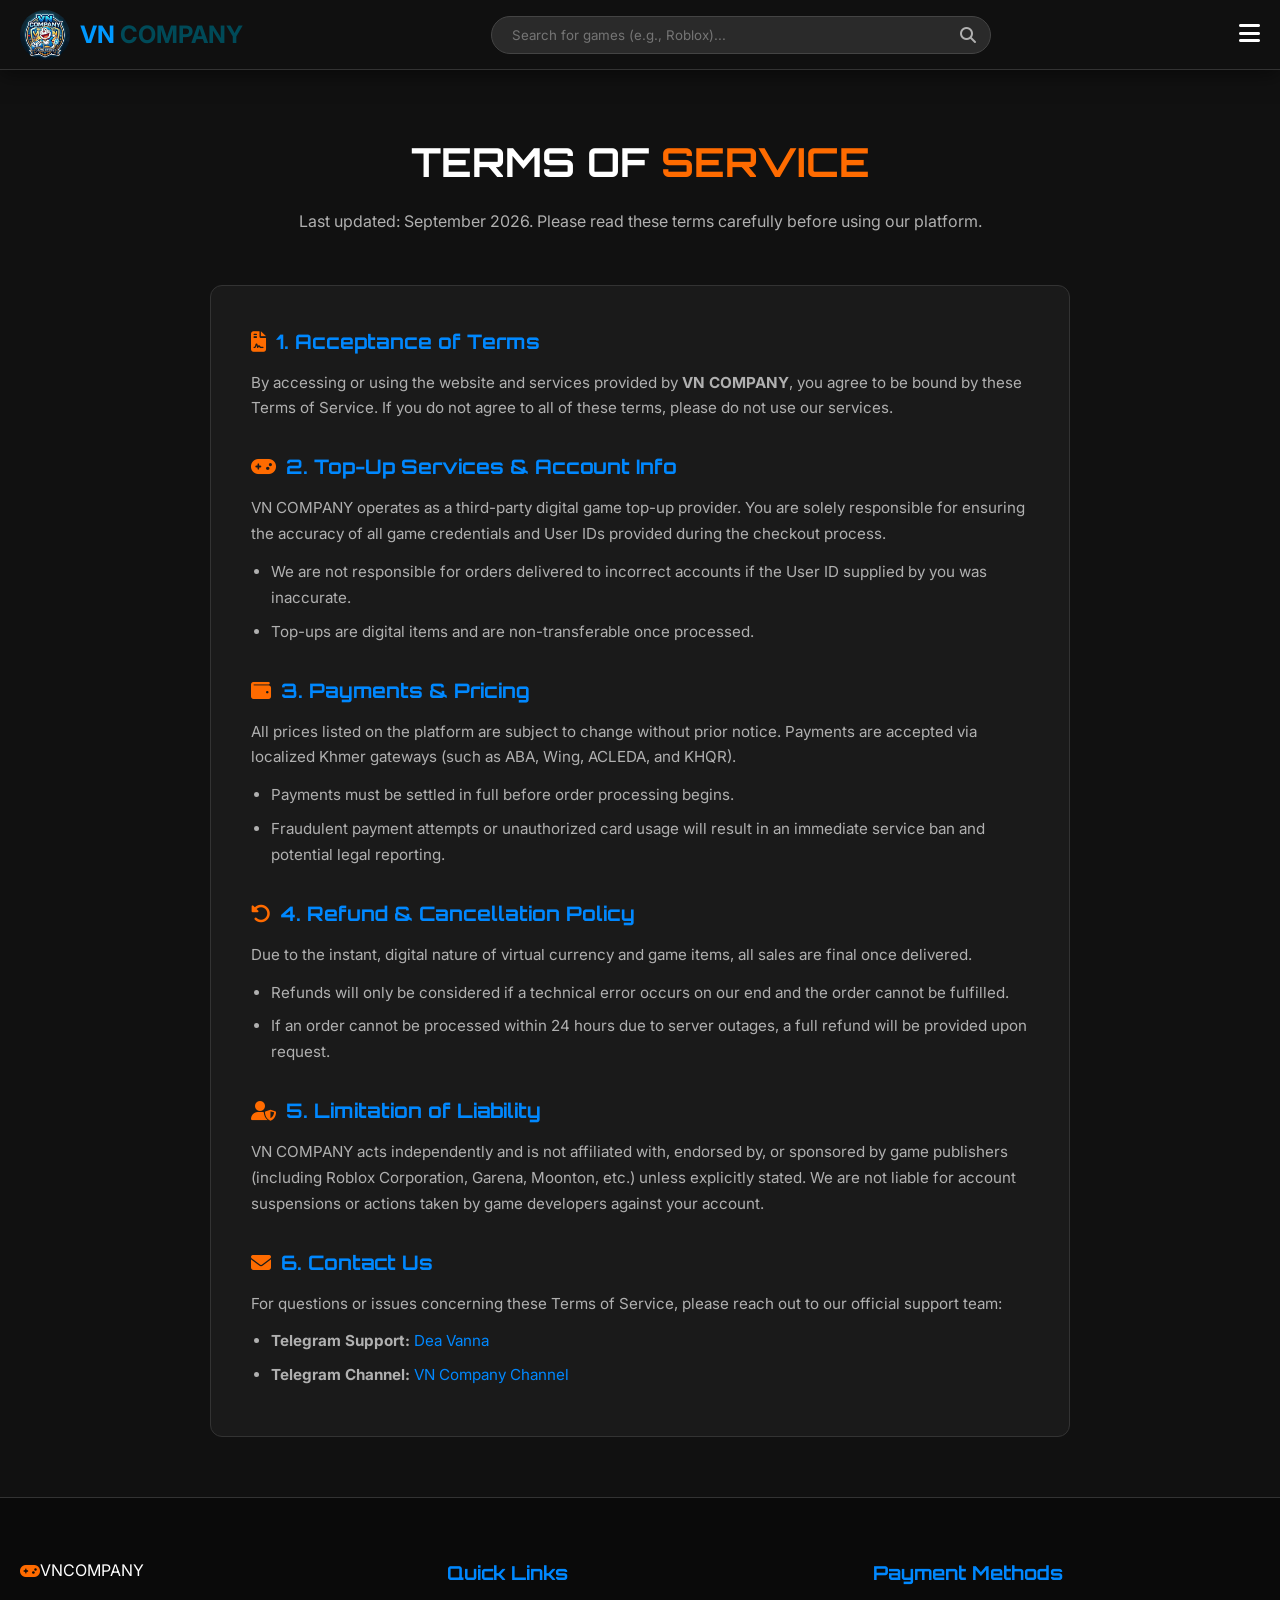
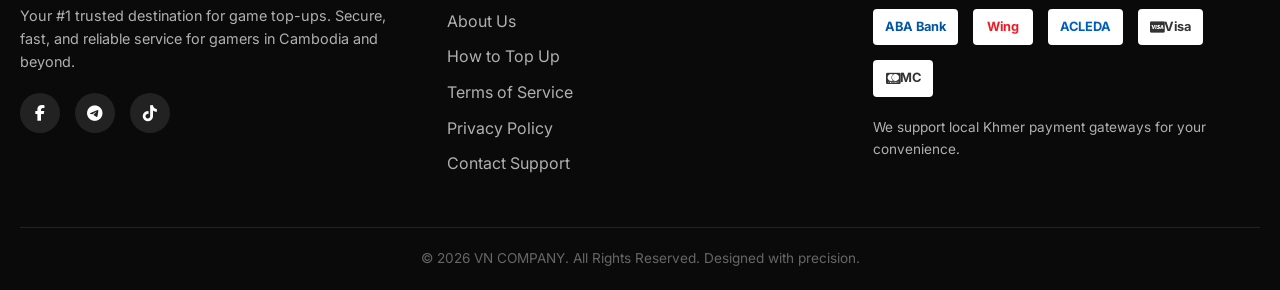
<file: terms-of-service.html>
<!DOCTYPE html>
<html lang="en">
<head>
    <meta charset="UTF-8">
    <meta name="viewport" content="width=device-width, initial-scale=1.0">
    <title>Terms of Service - VN COMPANY</title>
    <link rel="icon" type="image/png" href="image/vn_company_logo.svg">
    <meta name="description" content="Buy game credits instantly with secure payment and best prices.">
    <link rel="preconnect" href="https://fonts.googleapis.com">
    <link rel="preconnect" href="https://fonts.gstatic.com" crossorigin>
    <link href="https://fonts.googleapis.com/css2?family=Inter:wght@400;500;600&family=Orbitron:wght@500;700;900&display=swap" rel="stylesheet">
    
    <link rel="stylesheet" href="https://cdnjs.cloudflare.com/ajax/libs/font-awesome/6.4.0/css/all.min.css">
    <link rel="stylesheet" href="styleHome.css">

    <style>
        .page-header {
            text-align: center;
            padding: 60px 20px 30px;
            max-width: 900px;
            margin: 0 auto;
        }

        .page-header h1 {
            font-family: var(--font-tech);
            font-size: 2.5rem;
            color: var(--text-main);
            margin-bottom: 15px;
            text-transform: uppercase;
        }

        .page-header h1 span {
            color: var(--accent-orange);
        }

        .page-header p {
            color: var(--text-muted);
            font-size: 1rem;
        }

        .terms-container {
            max-width: 900px;
            margin: 20px auto 60px;
            padding: 0 20px;
        }

        .terms-card {
            background: var(--card-bg);
            border: 1px solid #333;
            border-radius: 12px;
            padding: 40px;
            color: var(--text-main);
        }

        .terms-section {
            margin-bottom: 30px;
        }

        .terms-section:last-child {
            margin-bottom: 0;
        }

        .terms-section h2 {
            font-family: var(--font-tech);
            font-size: 1.25rem;
            color: var(--accent-blue);
            margin-bottom: 12px;
            display: flex;
            align-items: center;
            gap: 10px;
        }

        .terms-section p {
            color: var(--text-muted);
            font-size: 0.95rem;
            line-height: 1.7;
            margin-bottom: 12px;
        }

        .terms-section ul {
            list-style-type: disc;
            padding-left: 20px;
            color: var(--text-muted);
            font-size: 0.95rem;
            line-height: 1.7;
        }

        .terms-section ul li {
            margin-bottom: 8px;
        }

        @media (max-width: 768px) {
            .page-header h1 {
                font-size: 1.8rem;
            }

            .terms-card {
                padding: 25px 20px;
            }
        }
    </style>
</head>
<body>

    <!-- Header -->
    <header>
        <div class="logo">
            <a href="index.html" style="display: inline-flex; align-items: center; gap: 10px; text-decoration: none;">
                <img src="image/vn_company_logo.svg" alt="VN COMPANY Logo" style="width: 50px; height: auto; border-radius: 50%; object-fit: contain;">
                <span style="color: #0099ff; font-weight: bold; font-size: 1.5rem; line-height: 1;">VN <span style="color: #004a58;">COMPANY</span></span>
            </a>
        </div>

        <!-- Desktop Search -->
        <div class="search-container">
            <input type="text" id="searchInput" class="search-input" placeholder="Search for games (e.g., Roblox)...">
            <i class="fa-solid fa-magnifying-glass search-icon"></i>
        </div>

        <div class="nav-actions">
            <i class="fa-solid fa-magnifying-glass mobile-search-trigger" id="mobileSearchBtn" style="display:none;"></i>
            <div class="hamburger" id="hamburgerBtn">
                <i class="fa-solid fa-bars"></i>
            </div>
        </div>
    </header>

    <!-- Mobile Menu -->
    <div class="mobile-menu" id="mobileMenu">
        <a href="index.html">Home</a>
        <a href="index.html#games">All Games</a>
        <a href="https://t.me/vncompany1">Channel Telegram</a>
        <a href="https://t.me/deavanna1">Support</a>
    </div>

    <main style="margin-top: 70px;">
        <!-- Header -->
        <section class="page-header">
            <h1>Terms of <span>Service</span></h1>
            <p>Last updated: September 2026. Please read these terms carefully before using our platform.</p>
        </section>

        <!-- Terms Content Card -->
        <section class="terms-container">
            <div class="terms-card">
                
                <div class="terms-section">
                    <h2><i class="fa-solid fa-file-contract" style="color: var(--accent-orange);"></i> 1. Acceptance of Terms</h2>
                    <p>By accessing or using the website and services provided by <strong>VN COMPANY</strong>, you agree to be bound by these Terms of Service. If you do not agree to all of these terms, please do not use our services.</p>
                </div>

                <div class="terms-section">
                    <h2><i class="fa-solid fa-gamepad" style="color: var(--accent-orange);"></i> 2. Top-Up Services & Account Info</h2>
                    <p>VN COMPANY operates as a third-party digital game top-up provider. You are solely responsible for ensuring the accuracy of all game credentials and User IDs provided during the checkout process.</p>
                    <ul>
                        <li>We are not responsible for orders delivered to incorrect accounts if the User ID supplied by you was inaccurate.</li>
                        <li>Top-ups are digital items and are non-transferable once processed.</li>
                    </ul>
                </div>

                <div class="terms-section">
                    <h2><i class="fa-solid fa-wallet" style="color: var(--accent-orange);"></i> 3. Payments & Pricing</h2>
                    <p>All prices listed on the platform are subject to change without prior notice. Payments are accepted via localized Khmer gateways (such as ABA, Wing, ACLEDA, and KHQR).</p>
                    <ul>
                        <li>Payments must be settled in full before order processing begins.</li>
                        <li>Fraudulent payment attempts or unauthorized card usage will result in an immediate service ban and potential legal reporting.</li>
                    </ul>
                </div>

                <div class="terms-section">
                    <h2><i class="fa-solid fa-rotate-left" style="color: var(--accent-orange);"></i> 4. Refund & Cancellation Policy</h2>
                    <p>Due to the instant, digital nature of virtual currency and game items, all sales are final once delivered.</p>
                    <ul>
                        <li>Refunds will only be considered if a technical error occurs on our end and the order cannot be fulfilled.</li>
                        <li>If an order cannot be processed within 24 hours due to server outages, a full refund will be provided upon request.</li>
                    </ul>
                </div>

                <div class="terms-section">
                    <h2><i class="fa-solid fa-user-shield" style="color: var(--accent-orange);"></i> 5. Limitation of Liability</h2>
                    <p>VN COMPANY acts independently and is not affiliated with, endorsed by, or sponsored by game publishers (including Roblox Corporation, Garena, Moonton, etc.) unless explicitly stated. We are not liable for account suspensions or actions taken by game developers against your account.</p>
                </div>

                <div class="terms-section">
                    <h2><i class="fa-solid fa-envelope" style="color: var(--accent-orange);"></i> 6. Contact Us</h2>
                    <p>For questions or issues concerning these Terms of Service, please reach out to our official support team:</p>
                    <ul>
                        <li><strong>Telegram Support:</strong> <a href="https://t.me/deavanna1" style="color: var(--accent-blue);">Dea Vanna</a></li>
                        <li><strong>Telegram Channel:</strong> <a href="https://t.me/vncompany1" style="color: var(--accent-blue);">VN Company Channel</a></li>
                    </ul>
                </div>

            </div>
        </section>
    </main>

    <!-- Footer -->
    <footer>
        <div class="footer-content">
            <div class="footer-col">
                <div class="logo" style="margin-bottom: 20px;">
                    <i class="fa-solid fa-gamepad" style="color: var(--accent-orange);"></i>
                    VN <span>COMPANY</span>
                </div>
                <p style="color: var(--text-muted); font-size: 0.9rem;">
                    Your #1 trusted destination for game top-ups. Secure, fast, and reliable service for gamers in Cambodia and beyond.
                </p>
                <div class="social-icons" style="margin-top: 20px;">
                    <a href="https://facebook.com/deavanna1" class="social-btn"><i class="fa-brands fa-facebook-f"></i></a>
                    <a href="https://t.me/deavanna1" class="social-btn"><i class="fa-brands fa-telegram"></i></a>
                    <a href="https://tiktok.com/@ismee_v1" class="social-btn"><i class="fa-brands fa-tiktok"></i></a>
                </div>
            </div>

            <div class="footer-col">
                <h3>Quick Links</h3>
                <ul class="footer-links">
                    <li><a href="about.html">About Us</a></li>
                    <li><a href="how-to-top-up.html">How to Top Up</a></li>
                    <li><a href="terms-of-service.html">Terms of Service</a></li>
                    <li><a href="privacy-policy.html">Privacy Policy</a></li>
                    <li><a href="contact-support.html">Contact Support</a></li>
                </ul>
            </div>

            <div class="footer-col">
                <h3>Payment Methods</h3>
                <div class="payment-methods">
                    <div class="payment-icon pay-aba">ABA Bank</div>
                    <div class="payment-icon pay-wing">Wing</div>
                    <div class="payment-icon pay-acleda">ACLEDA</div>
                    <div class="payment-icon"><i class="fa-brands fa-cc-visa"></i> Visa</div>
                    <div class="payment-icon"><i class="fa-brands fa-cc-mastercard"></i> MC</div>
                </div>
                <p style="margin-top: 20px; color: var(--text-muted); font-size: 0.85rem;">
                    We support local Khmer payment gateways for your convenience.
                </p>
            </div>
        </div>
        <div class="footer-bottom">
            &copy; 2026 VN COMPANY. All Rights Reserved. Designed with precision.
        </div>
    </footer>

    <!-- JavaScript -->
    <script>
        document.addEventListener('DOMContentLoaded', () => {
            const hamburgerBtn = document.getElementById('hamburgerBtn');
            const mobileMenu = document.getElementById('mobileMenu');
            
            hamburgerBtn.addEventListener('click', () => {
                mobileMenu.classList.toggle('active');
                const icon = hamburgerBtn.querySelector('i');
                if (mobileMenu.classList.contains('active')) {
                    icon.classList.remove('fa-bars');
                    icon.classList.add('fa-xmark');
                } else {
                    icon.classList.remove('fa-xmark');
                    icon.classList.add('fa-bars');
                }
            });
        });
    </script>
</body>
</html>
</file>
<file: styleHome.css>
:root {
    --bg-color: #111111;
    --card-bg: #1a1a1a;
    --header-bg: rgba(17, 17, 17, 0.95);
    --accent-orange: #ff6b00;
    --accent-blue: #0088ff;
    --text-main: #ffffff;
    --text-muted: #b0b0b0;
    --font-tech: 'Orbitron', sans-serif;
    --font-body: 'Inter', sans-serif;
    --transition: all 0.3s ease;
}

* {
    box-sizing: border-box;
    margin: 0;
    padding: 0;
}

body {
    background-color: var(--bg-color);
    color: var(--text-main);
    font-family: var(--font-body);
    overflow-x: hidden;
    line-height: 1.6;
}

a { text-decoration: none; color: inherit; }
ul { list-style: none; }

::-webkit-scrollbar {
    width: 8px;
}
::-webkit-scrollbar-track {
    background: var(--bg-color);
}
::-webkit-scrollbar-thumb {
    background: #333;
    border-radius: 4px;
}
::-webkit-scrollbar-thumb:hover {
    background: var(--accent-orange);
}

/* --- Shared Logo Style --- */
.brand-link {
    display: inline-flex;
    align-items: center;
    gap: 10px;
    text-decoration: none;
}

.brand-logo-img {
    width: 45px;
    height: 45px;
    border-radius: 50%;
    object-fit: contain;
}

.brand-text {
    color: #0099ff;
    font-weight: bold;
    font-size: 1.4rem;
    line-height: 1;
    font-family: var(--font-tech);
}

.brand-subtext {
    color: #004a58;
}

/* --- Header --- */
header {
    position: fixed;
    top: 0;
    left: 0;
    width: 100%;
    height: 70px;
    background: var(--header-bg);
    backdrop-filter: blur(10px);
    border-bottom: 1px solid #333;
    display: flex;
    align-items: center;
    justify-content: space-between;
    padding: 0 20px;
    z-index: 1000;
    box-shadow: 0 4px 20px rgba(0,0,0,0.5);
}

.logo {
    display: flex;
    align-items: center;
}

.search-container {
    flex: 1;
    max-width: 500px;
    margin: 0 20px;
    position: relative;
    display: none;
}

@media (min-width: 768px) {
    .search-container {
        display: block;
    }
}

.search-input {
    width: 100%;
    background: #2a2a2a;
    border: 1px solid #444;
    border-radius: 50px;
    padding: 10px 20px;
    padding-right: 40px;
    color: white;
    font-family: var(--font-body);
    outline: none;
    transition: var(--transition);
}

.search-input:focus {
    border-color: var(--accent-orange);
    box-shadow: 0 0 10px rgba(255, 107, 0, 0.3);
}

.search-icon {
    position: absolute;
    right: 15px;
    top: 50%;
    transform: translateY(-50%);
    color: var(--text-muted);
}

.nav-actions {
    display: flex;
    align-items: center;
    gap: 15px;
}

.mobile-search-trigger {
    display: none;
    cursor: pointer;
}

.hamburger {
    font-size: 1.5rem;
    cursor: pointer;
    color: var(--text-main);
    transition: var(--transition);
}

.hamburger:hover {
    color: var(--accent-blue);
}

/* Mobile Menu */
.mobile-menu {
    position: fixed;
    top: 70px;
    left: 0;
    width: 100%;
    background: var(--card-bg);
    padding: 20px;
    transform: translateY(-150%);
    transition: transform 0.4s ease-in-out;
    z-index: 999;
    border-bottom: 1px solid var(--accent-orange);
    text-align: center;
}

.mobile-menu.active {
    transform: translateY(0);
}

.mobile-menu a {
    display: block;
    padding: 12px;
    font-size: 1.1rem;
    border-bottom: 1px solid #333;
    font-family: var(--font-tech);
}

.mobile-menu a:hover {
    color: var(--accent-orange);
    background: #222;
}

/* --- Hero Section --- */
.hero-carousel-container {
    position: relative;
    width: 100%;
    max-width: 1250px;
    margin: 90px auto 30px;
    padding: 0 10px;
    display: flex;
    align-items: center;
    justify-content: center;
}

.carousel-track-wrapper {
    position: relative;
    width: 100%;
    height: 320px;
    display: flex;
    justify-content: center;
    align-items: center;
    perspective: 1000px;
}

.carousel-slide {
    position: absolute;
    width: 62%;
    height: 100%;
    border-radius: 12px;
    background-size: cover;
    background-position: center;
    transition: all 0.5s cubic-bezier(0.25, 0.8, 0.25, 1);
    opacity: 0;
    transform: scale(0.7) translateX(0);
    z-index: 1;
    box-shadow: 0 8px 25px rgba(0,0,0,0.6);
    pointer-events: none;
}

.carousel-slide.active {
    opacity: 1;
    transform: scale(1) translateX(0);
    z-index: 10;
    pointer-events: auto;
    box-shadow: 0 12px 30px rgba(0, 0, 0, 0.8);
}

.carousel-slide.prev {
    opacity: 0.45;
    transform: scale(0.85) translateX(-45%);
    z-index: 5;
    filter: brightness(0.6);
}

.carousel-slide.next {
    opacity: 0.45;
    transform: scale(0.85) translateX(45%);
    z-index: 5;
    filter: brightness(0.6);
}

.carousel-nav-btn {
    position: absolute;
    top: 50%;
    transform: translateY(-50%);
    width: 42px;
    height: 42px;
    background: #1a8cff;
    color: #ffffff;
    border: 2px solid #ffffff;
    border-radius: 50%;
    display: flex;
    align-items: center;
    justify-content: center;
    cursor: pointer;
    z-index: 25;
    box-shadow: 0 4px 12px rgba(0, 120, 255, 0.5);
    transition: transform 0.2s ease, background 0.2s ease;
}

.carousel-nav-btn:hover {
    background: #0066cc;
    transform: translateY(-50%) scale(1.1);
}

.carousel-nav-btn.prev-btn { left: 16%; }
.carousel-nav-btn.next-btn { right: 16%; }

/* --- Game Grid Section --- */
.games-section {
    padding: 30px 20px 60px;
    max-width: 1400px;
    margin: 0 auto;
}

.section-header {
    display: flex;
    align-items: center;
    justify-content: space-between;
    margin-bottom: 25px;
    position: relative;
}

.section-title {
    font-family: var(--font-tech);
    font-size: 1.8rem;
    text-transform: uppercase;
    border-left: 5px solid var(--accent-orange);
    padding-left: 15px;
}

.games-grid {
    display: grid;
    gap: 20px;
    grid-template-columns: repeat(2, 1fr); 
}

@media (min-width: 600px) {
    .games-grid {
        grid-template-columns: repeat(3, 1fr);
    }
}

@media (min-width: 900px) {
    .games-grid {
        grid-template-columns: repeat(4, 1fr);
    }
}

@media (min-width: 1200px) {
    .games-grid {
        grid-template-columns: repeat(5, 1fr);
    }
}

@media (min-width: 1400px) {
    .games-grid {
        grid-template-columns: repeat(6, 1fr);
    }
}

.game-card {
    background: var(--card-bg);
    border-radius: 12px;
    overflow: hidden;
    position: relative;
    cursor: pointer;
    transition: var(--transition);
    border: 1px solid #333;
    display: flex;
    flex-direction: column;
    aspect-ratio: 1 / 1.2;
}

.game-card:hover {
    transform: translateY(-8px);
    border-color: var(--accent-blue);
    box-shadow: 0 10px 30px rgba(0, 136, 255, 0.2);
}

.card-img-wrapper {
    width: 100%;
    height: 75%;
    position: relative;
    overflow: hidden;
}

.card-img {
    width: 100%;
    height: 100%;
    object-fit: cover;
    transition: transform 0.5s ease;
}

.game-card:hover .card-img {
    transform: scale(1.1);
}

.discount-badge {
    position: absolute;
    top: 10px;
    right: 10px;
    background: var(--accent-orange);
    color: white;
    font-family: var(--font-tech);
    font-size: 0.8rem;
    font-weight: bold;
    padding: 4px 8px;
    border-radius: 4px;
    box-shadow: 0 2px 10px rgba(0,0,0,0.5);
}

.card-info {
    padding: 12px;
    text-align: center;
    flex-grow: 1;
    display: flex;
    align-items: center;
    justify-content: center;
    background: #222;
}

.game-title {
    font-size: 0.9rem;
    font-weight: 600;
    color: var(--text-main);
    white-space: nowrap;
    overflow: hidden;
    text-overflow: ellipsis;
    width: 100%;
}

/* --- Footer --- */
footer {
    background: #0a0a0a;
    border-top: 1px solid #333;
    padding: 60px 20px 20px;
    margin-top: 40px;
}

.footer-content {
    max-width: 1400px;
    margin: 0 auto;
    display: grid;
    grid-template-columns: repeat(auto-fit, minmax(250px, 1fr));
    gap: 40px;
    margin-bottom: 40px;
}

.footer-col h3 {
    font-family: var(--font-tech);
    color: var(--accent-blue);
    margin-bottom: 20px;
    font-size: 1.2rem;
}

.footer-links li {
    margin-bottom: 10px;
}

.footer-links a {
    color: var(--text-muted);
    transition: var(--transition);
}

.footer-links a:hover {
    color: var(--accent-orange);
    padding-left: 5px;
}

.social-icons {
    display: flex;
    gap: 15px;
}

.social-btn {
    width: 40px;
    height: 40px;
    border-radius: 50%;
    background: #222;
    display: flex;
    align-items: center;
    justify-content: center;
    color: white;
    transition: var(--transition);
}

.social-btn:hover {
    background: var(--accent-blue);
    color: #000;
}

.payment-methods {
    display: flex;
    gap: 15px;
    flex-wrap: wrap;
}

.payment-icon {
    background: white;
    color: #333;
    padding: 8px 12px;
    border-radius: 4px;
    font-weight: bold;
    font-size: 0.8rem;
    display: flex;
    align-items: center;
    justify-content: center;
    min-width: 60px;
}

.pay-aba { color: #0055a5; }
.pay-wing { color: #ed1c24; }
.pay-acleda { color: #005eb8; }

.footer-bottom {
    text-align: center;
    border-top: 1px solid #222;
    padding-top: 20px;
    color: #666;
    font-size: 0.85rem;
}

/* Toast Notification */
.toast {
    position: fixed;
    bottom: 30px;
    left: 50%;
    transform: translateX(-50%) translateY(100px);
    background: #222;
    color: white;
    padding: 12px 25px;
    border-radius: 50px;
    border: 1px solid var(--accent-orange);
    box-shadow: 0 5px 20px rgba(0,0,0,0.5);
    z-index: 2000;
    opacity: 0;
    transition: all 0.4s ease;
    display: flex;
    align-items: center;
    gap: 10px;
    font-family: var(--font-tech);
    font-size: 0.9rem;
}

.toast.show {
    transform: translateX(-50%) translateY(0);
    opacity: 1;
}

/* --- Mobile Device Responsive Improvements --- */
@media (max-width: 768px) {
    header {
        padding: 0 15px;
    }

    .brand-logo-img {
        width: 38px;
        height: 38px;
    }

    .brand-text {
        font-size: 1.15rem;
    }

    .mobile-search-trigger {
        display: block;
        color: white;
        font-size: 1.2rem;
    }

    .hero-carousel-container {
        margin-top: 80px;
        padding: 0 5px;
    }

    .carousel-track-wrapper {
        height: 190px;
    }

    .carousel-slide {
        width: 84%;
    }

    .carousel-slide.prev {
        transform: scale(0.85) translateX(-18%);
        opacity: 0.25;
    }

    .carousel-slide.next {
        transform: scale(0.85) translateX(18%);
        opacity: 0.25;
    }

    .carousel-nav-btn {
        width: 34px;
        height: 34px;
        font-size: 0.8rem;
    }

    .carousel-nav-btn.prev-btn { left: 2%; }
    .carousel-nav-btn.next-btn { right: 2%; }

    .games-section {
        padding: 20px 12px 40px;
    }

    .games-grid {
        gap: 12px;
    }

    .section-title {
        font-size: 1.4rem;
    }

    .game-title {
        font-size: 0.8rem;
    }

    .discount-badge {
        font-size: 0.7rem;
        padding: 3px 6px;
    }

    footer {
        padding: 40px 15px 20px;
    }

    .footer-content {
        gap: 25px;
    }
}
</file>
